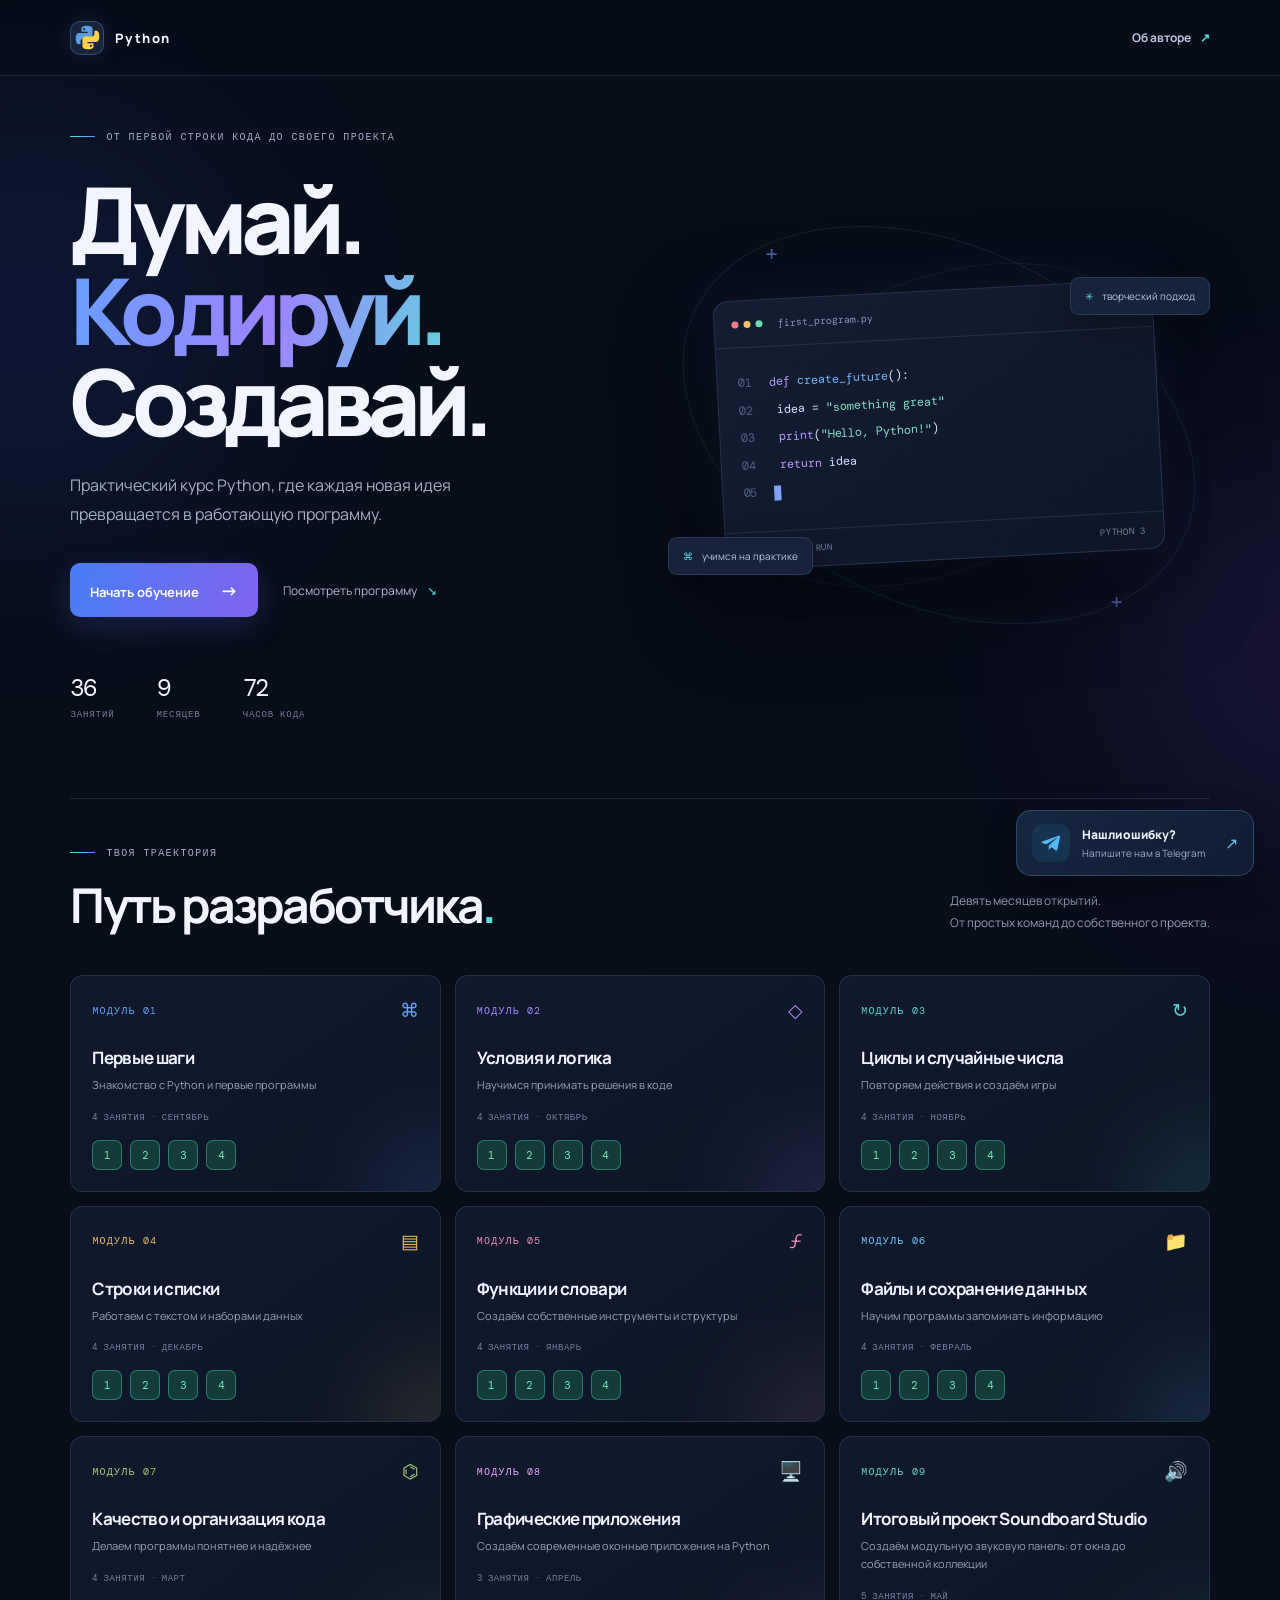
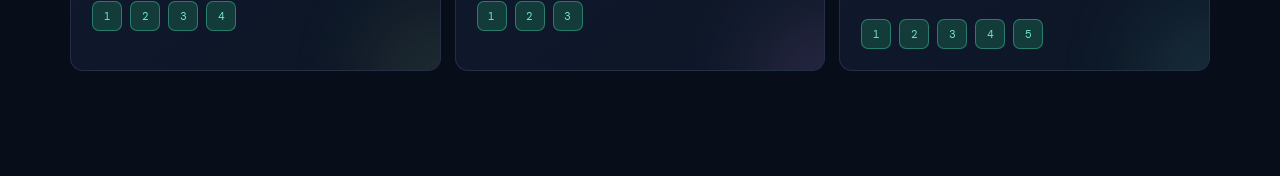
<file: index.html>
<!doctype html>
<html lang="ru">
<head>
  <meta charset="utf-8">
  <meta name="viewport" content="width=device-width, initial-scale=1">
  <meta name="theme-color" content="#080d1a">
  <meta name="description" content="Учебный курс Python для начинающих — 36 практических занятий.">
  <title>Python — курс программирования</title>
  <link rel="preconnect" href="https://fonts.googleapis.com">
  <link rel="preconnect" href="https://fonts.gstatic.com" crossorigin>
  <link href="https://fonts.googleapis.com/css2?family=DM+Mono:wght@400;500&family=Manrope:wght@400;500;600;700;800&display=swap" rel="stylesheet">
  <link rel="icon" type="image/svg+xml" href="data:image/svg+xml,%3Csvg xmlns=%22http://www.w3.org/2000/svg%22 viewBox=%220 0 64 64%22%3E%3Crect x=%228%22 y=%226%22 width=%2240%22 height=%2228%22 rx=%2210%22 fill=%22%235B9DDF%22/%3E%3Crect x=%2216%22 y=%2230%22 width=%2240%22 height=%2228%22 rx=%2210%22 fill=%22%23FFD343%22/%3E%3Ccircle cx=%2238%22 cy=%2217%22 r=%223%22 fill=%22white%22/%3E%3Ccircle cx=%2226%22 cy=%2247%22 r=%223%22 fill=%22white%22/%3E%3C/svg%3E">
  <link rel="stylesheet" href="css/style.css">
</head>
<body>
  <div class="ambient ambient-one"></div><div class="ambient ambient-two"></div>
  <header class="topbar">
    <a class="brand" href="#home" aria-label="Python — главная">
      <span class="brand-mark" aria-hidden="true"><svg viewBox="0 0 32 32" focusable="false"><path fill="#5B9DDF" d="M15.8 2C8.6 2 8.9 5.1 8.9 5.1v4.2h7.1v1.3H6.1S2 10.1 2 17.1s3.6 6.8 3.6 6.8h2.2v-3.1s-.1-3.7 3.6-3.7h7.1s3.5.1 3.5-3.4V5.8S22.5 2 15.8 2Zm-3.9 2.7a1.3 1.3 0 1 1 0 2.6 1.3 1.3 0 0 1 0-2.6Z"/><path fill="#FFD343" d="M16.2 30c7.2 0 6.9-3.1 6.9-3.1v-4.2H16v-1.3h9.9s4.1.5 4.1-6.5-3.6-6.8-3.6-6.8h-2.2v3.1s.1 3.7-3.6 3.7h-7.1S10 14.8 10 18.3v7.9S9.5 30 16.2 30Zm3.9-2.7a1.3 1.3 0 1 1 0-2.6 1.3 1.3 0 0 1 0 2.6Z"/></svg></span><span>Python</span>
    </a>
    <a class="topbar-author-link" href="about.html">Об авторе <span aria-hidden="true">↗</span></a>
  </header>

  <main id="app">
    <section class="hero page-shell" id="home">
      <div class="hero-copy">
        <div class="eyebrow"><span class="eyebrow-line"></span> ОТ ПЕРВОЙ СТРОКИ КОДА ДО СВОЕГО ПРОЕКТА</div>
        <h1>Думай.<br><span class="gradient-text">Кодируй.</span><br>Создавай.</h1>
        <p class="hero-description">Практический курс Python, где каждая новая идея превращается в работающую программу.</p>
        <div class="hero-actions">
          <button class="button button-primary" id="startCourse">Начать обучение <span>→</span></button>
          <a class="text-link" href="#curriculum">Посмотреть программу <span>↘</span></a>
        </div>
        <div class="hero-stats">
          <div><strong>36</strong><span>ЗАНЯТИЙ</span></div><div><strong>9</strong><span>МЕСЯЦЕВ</span></div><div><strong>72</strong><span>ЧАСОВ КОДА</span></div>
        </div>
      </div>
      <div class="hero-visual" aria-hidden="true">
        <div class="orbit orbit-a"></div><div class="orbit orbit-b"></div>
        <div class="code-window">
          <div class="window-bar"><div class="window-dots"><i></i><i></i><i></i></div><span>first_program.py</span><span class="window-language">PY</span></div>
          <div class="code-content"><div><span class="line-no">01</span><span class="code-purple">def</span> <span class="code-blue">create_future</span>():</div><div><span class="line-no">02</span>    idea = <span class="code-green">"something great"</span></div><div><span class="line-no">03</span>    <span class="code-purple">print</span>(<span class="code-green">"Hello, Python!"</span>)</div><div><span class="line-no">04</span>    <span class="code-purple">return</span> idea</div><div class="code-cursor-row"><span class="line-no">05</span><span class="cursor"></span></div></div>
          <div class="window-footer"><span><i></i> READY TO RUN</span><span>PYTHON 3</span></div>
        </div>
        <div class="floating-chip chip-top"><span>✳</span> творческий подход</div>
        <div class="floating-chip chip-bottom"><span>⌘</span> учимся на практике</div>
        <div class="visual-cross cross-one">+</div><div class="visual-cross cross-two">+</div>
      </div>
    </section>

    <section class="curriculum page-shell" id="curriculum">
      <div class="section-heading">
        <div><div class="eyebrow"><span class="eyebrow-line"></span> ТВОЯ ТРАЕКТОРИЯ</div><h2>Путь разработчика<span class="heading-period">.</span></h2></div>
        <p>Девять месяцев открытий.<br>От простых команд до собственного проекта.</p>
      </div>
      <div class="module-grid" id="moduleGrid"></div>
    </section>


  </main>

  <a class="telegram-feedback" href="https://t.me/quscha" target="_blank" rel="noopener noreferrer" aria-label="Сообщить об ошибке в Telegram">
    <span class="telegram-feedback-icon" aria-hidden="true">
      <svg viewBox="0 0 24 24" focusable="false"><path fill="currentColor" d="M21.8 4.2 18.7 19c-.2 1.1-.9 1.4-1.8.9l-4.9-3.6-2.4 2.3c-.3.3-.5.5-1 .5l.4-5 9.1-8.2c.4-.4-.1-.6-.6-.2L6.2 12.8l-4.8-1.5c-1-.3-1-1 .2-1.5L20 3.1c.9-.3 2.1.2 1.8 1.1Z"/></svg>
    </span>
    <span class="telegram-feedback-copy"><strong>Нашли ошибку?</strong><small>Напишите нам в Telegram</small></span>
    <span class="telegram-feedback-arrow" aria-hidden="true">↗</span>
  </a>

  <aside class="course-drawer" id="courseDrawer" aria-hidden="true">
    <div class="drawer-header"><div><span class="eyebrow">НАВИГАЦИЯ</span><h2>Курс Python</h2></div><button class="icon-button" id="closeDrawer" aria-label="Закрыть меню">×</button></div>
    <div class="drawer-content" id="drawerContent"></div>
  </aside>
  <div class="drawer-backdrop" id="drawerBackdrop"></div>

  <section class="lesson-view" id="lessonView" aria-hidden="true">
    <div class="lesson-topbar"><button class="back-button" id="backHome">← <span>К программе</span></button><div class="lesson-crumb" id="lessonCrumb"></div><button class="icon-button lesson-menu-button" id="lessonMenu" aria-label="Открыть меню">☰</button></div>
    <div class="slide-stage" id="slideStage"></div>
    <div class="lesson-controls"><div class="slide-progress"><span id="slideProgress"></span></div><button class="slide-counter slide-counter-button" id="slideCounter" type="button">01 / 01</button><div class="slide-buttons"><button class="nav-button" id="prevSlide" aria-label="Предыдущий слайд">←</button><button class="nav-button nav-next" id="nextSlide" aria-label="Следующий слайд">→</button><button class="nav-button fullscreen-button" id="fullscreen" aria-label="Полноэкранный режим">⛶</button></div></div>
  </section>

  <script src="js/course-data.js"></script>
  <script src="js/navigation.js"></script>
  <script src="js/lessons/lesson-01.js"></script>
  <script src="js/lessons/lesson-02.js"></script>
  <script src="js/lessons/lesson-03.js"></script>
  <script src="js/lessons/lesson-04.js"></script>
  <script src="js/lessons/lesson-05.js"></script>
  <script src="js/lessons/lesson-06.js"></script>
  <script src="js/lessons/lesson-07.js"></script>
  <script src="js/lessons/lesson-08.js"></script>
  <script src="js/lessons/lesson-09.js"></script>
  <script src="js/lessons/lesson-10.js"></script>
  <script src="js/lessons/lesson-11.js"></script>
  <script src="js/lessons/lesson-12.js"></script>
  <script src="js/lessons/lesson-13.js"></script>
  <script src="js/lessons/lesson-14.js"></script>
  <script src="js/lessons/lesson-15.js"></script>
  <script src="js/lessons/lesson-16.js"></script>
  <script src="js/lessons/lesson-17.js"></script>
  <script src="js/lessons/lesson-18.js"></script>
  <script src="js/lessons/lesson-19.js"></script>
  <script src="js/lessons/lesson-20.js"></script>
  <script src="js/lessons/lesson-21.js"></script>
  <script src="js/lessons/lesson-22.js"></script>
  <script src="js/lessons/lesson-23.js"></script>
  <script src="js/lessons/lesson-24.js"></script>
  <script src="js/lessons/lesson-25.js"></script>
  <script src="js/lessons/lesson-26.js"></script>
  <script src="js/lessons/lesson-27.js"></script>
  <script src="js/lessons/lesson-28.js"></script>
  <script src="js/lessons/lesson-29.js"></script>
  <script src="js/lessons/lesson-30.js"></script>
  <script src="js/lessons/lesson-31.js"></script>
  <script src="js/lessons/lesson-32.js"></script>
  <script src="js/lessons/lesson-33.js"></script>
  <script src="js/lessons/lesson-34.js"></script>
  <script src="js/lessons/lesson-35.js"></script>
  <script src="js/lessons/lesson-36.js"></script>
  <script src="js/presentation.js"></script>
  <script src="js/app.js"></script>
</body>
</html>
</file>
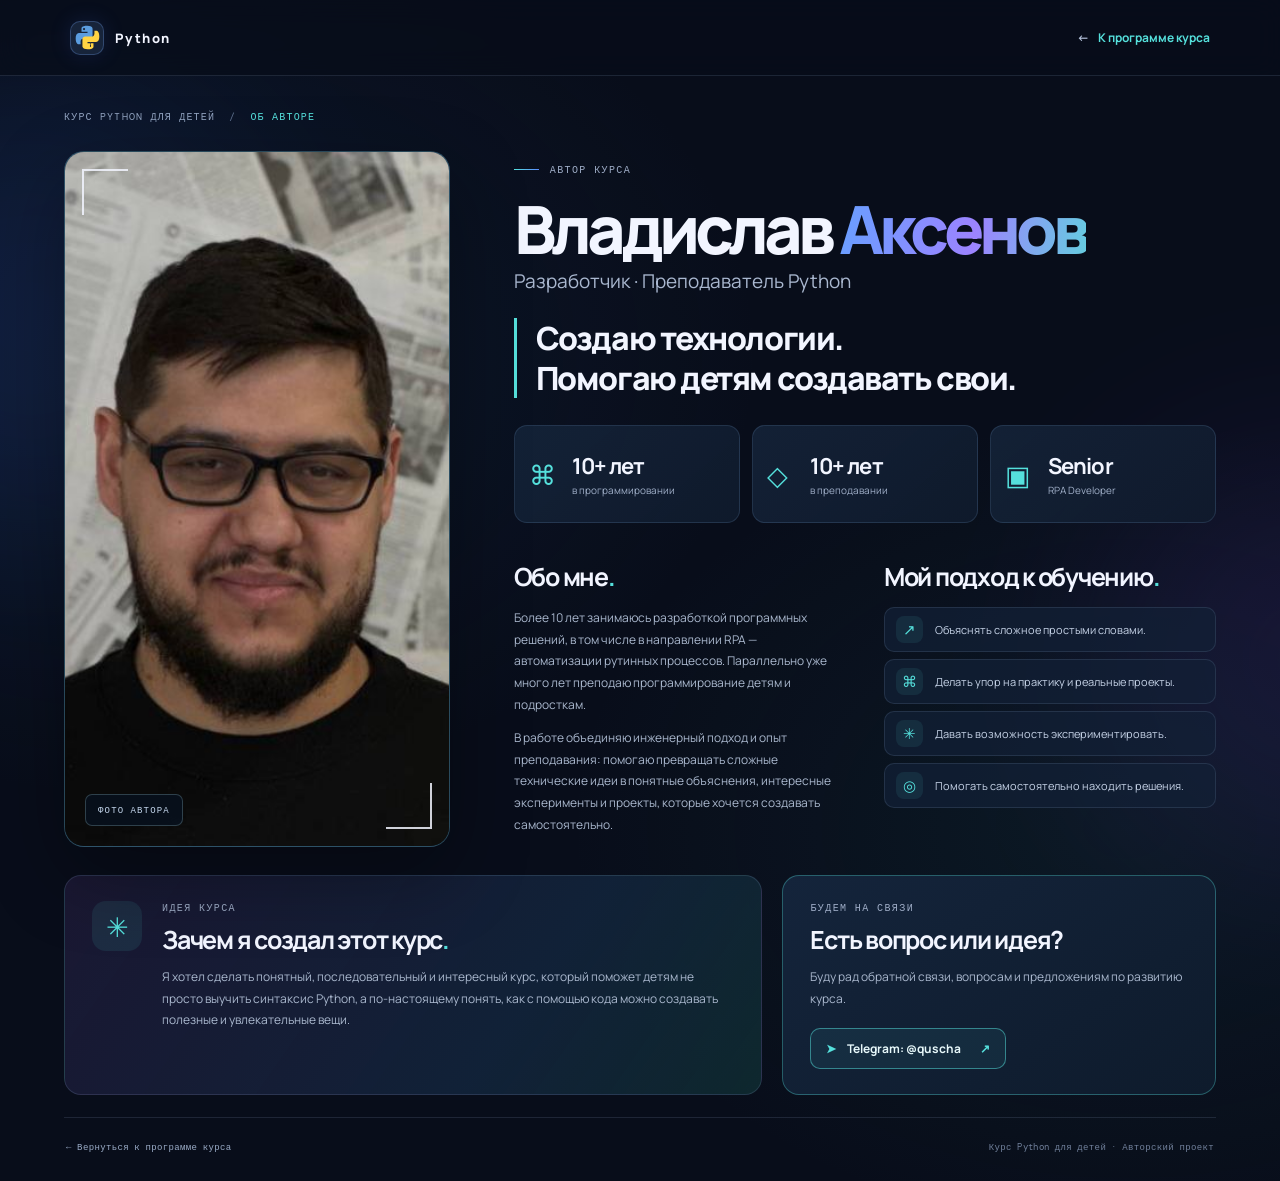
<file: about.html>
<!doctype html>
<html lang="ru">
<head>
  <meta charset="utf-8">
  <meta name="viewport" content="width=device-width, initial-scale=1">
  <meta name="theme-color" content="#080d1a">
  <meta name="description" content="Владислав Аксенов — автор практического курса Python для детей. Разработчик и преподаватель.">
  <title>Об авторе — курс Python для детей</title>
  <link rel="preconnect" href="https://fonts.googleapis.com">
  <link rel="preconnect" href="https://fonts.gstatic.com" crossorigin>
  <link href="https://fonts.googleapis.com/css2?family=DM+Mono:wght@400;500&family=Manrope:wght@400;500;600;700;800&display=swap" rel="stylesheet">
  <link rel="stylesheet" href="css/style.css">
  <link rel="stylesheet" href="css/author.css">
</head>
<body class="author-page">
  <div class="ambient ambient-one"></div><div class="ambient ambient-two"></div>
  <header class="topbar author-topbar">
    <a class="brand" href="index.html" aria-label="На главную курса Python">
      <span class="brand-mark" aria-hidden="true"><svg viewBox="0 0 32 32" focusable="false"><path fill="#5B9DDF" d="M15.8 2C8.6 2 8.9 5.1 8.9 5.1v4.2h7.1v1.3H6.1S2 10.1 2 17.1s3.6 6.8 3.6 6.8h2.2v-3.1s-.1-3.7 3.6-3.7h7.1s3.5.1 3.5-3.4V5.8S22.5 2 15.8 2Zm-3.9 2.7a1.3 1.3 0 1 1 0 2.6 1.3 1.3 0 0 1 0-2.6Z"/><path fill="#FFD343" d="M16.2 30c7.2 0 6.9-3.1 6.9-3.1v-4.2H16v-1.3h9.9s4.1.5 4.1-6.5-3.6-6.8-3.6-6.8h-2.2v3.1s.1 3.7-3.6 3.7h-7.1S10 14.8 10 18.3v7.9S9.5 30 16.2 30Zm3.9-2.7a1.3 1.3 0 1 1 0-2.6 1.3 1.3 0 0 1 0-2.6Z"/></svg></span><span>Python</span>
    </a>
    <a class="topbar-author-link" href="index.html">← <span>К программе курса</span></a>
  </header>

  <main class="author-shell">
    <div class="author-breadcrumb"><a href="index.html">КУРС PYTHON ДЛЯ ДЕТЕЙ</a><span>/</span><span>ОБ АВТОРЕ</span></div>

    <section class="author-hero" aria-labelledby="author-name">
      <div class="author-photo-wrap">
        <img class="author-photo" src="assets/author-photo.jpg" alt="Иллюстративный портрет — временная заглушка фотографии автора">
        <div class="photo-corner photo-corner-top"></div><div class="photo-corner photo-corner-bottom"></div>
        <span class="photo-note">ФОТО АВТОРА</span>
      </div>

      <div class="author-intro">
        <div class="eyebrow"><span class="eyebrow-line"></span> АВТОР КУРСА</div>
        <h1 id="author-name">Владислав <span class="gradient-text">Аксенов</span></h1>
        <p class="author-role">Разработчик · Преподаватель Python</p>
        <p class="author-manifesto">Создаю технологии.<br>Помогаю детям создавать свои.</p>

        <div class="author-stats" aria-label="Опыт и специализация">
          <article class="author-stat"><span class="stat-icon" aria-hidden="true">⌘</span><strong>10+ лет</strong><small>в программировании</small></article>
          <article class="author-stat"><span class="stat-icon" aria-hidden="true">◇</span><strong>10+ лет</strong><small>в преподавании</small></article>
          <article class="author-stat"><span class="stat-icon" aria-hidden="true">▣</span><strong>Senior</strong><small>RPA Developer</small></article>
        </div>

        <div class="author-details">
          <section class="author-about">
            <h2>Обо мне<span>.</span></h2>
            <p>Более 10 лет занимаюсь разработкой программных решений, в том числе в направлении RPA — автоматизации рутинных процессов. Параллельно уже много лет преподаю программирование детям и подросткам.</p>
            <p>В работе объединяю инженерный подход и опыт преподавания: помогаю превращать сложные технические идеи в понятные объяснения, интересные эксперименты и проекты, которые хочется создавать самостоятельно.</p>
          </section>
          <section class="author-approach">
            <h2>Мой подход к обучению<span>.</span></h2>
            <ul class="approach-list">
              <li><span>↗</span> Объяснять сложное простыми словами.</li>
              <li><span>⌘</span> Делать упор на практику и реальные проекты.</li>
              <li><span>✳</span> Давать возможность экспериментировать.</li>
              <li><span>◎</span> Помогать самостоятельно находить решения.</li>
            </ul>
          </section>
        </div>
      </div>
    </section>

    <section class="author-bottom">
      <article class="author-mission">
        <div class="mission-mark" aria-hidden="true">✳</div>
        <div><div class="eyebrow">ИДЕЯ КУРСА</div><h2>Зачем я создал этот курс<span>.</span></h2>
          <p>Я хотел сделать понятный, последовательный и интересный курс, который поможет детям не просто выучить синтаксис Python, а по-настоящему понять, как с помощью кода можно создавать полезные и увлекательные вещи.</p>
        </div>
      </article>
      <article class="author-contact">
        <div class="eyebrow">БУДЕМ НА СВЯЗИ</div><h2>Есть вопрос или идея?</h2>
        <p>Буду рад обратной связи, вопросам и предложениям по развитию курса.</p>
        <a class="author-telegram" href="https://t.me/quscha" target="_blank" rel="noopener noreferrer"><span aria-hidden="true">➤</span> Telegram: @quscha <span class="telegram-arrow" aria-hidden="true">↗</span></a>
      </article>
    </section>
    <footer class="author-footer"><a href="index.html">← Вернуться к программе курса</a><span>Курс Python для детей · Авторский проект</span></footer>
  </main>
</body>
</html>
</file>
<file: css/style.css>
:root{--bg:#080d1a;--panel:#10182a;--panel-2:#131e33;--text:#f2f5ff;--muted:#929db4;--blue:#5a8cff;--cyan:#55e0dc;--purple:#a28aff;--line:rgba(160,181,225,.14);--mono:"DM Mono",monospace;--sans:"Manrope",sans-serif}
*{box-sizing:border-box}html{scroll-behavior:smooth}body{margin:0;background:var(--bg);color:var(--text);font-family:var(--sans);overflow-x:hidden}button,a{font:inherit}button{color:inherit}.ambient{position:absolute;pointer-events:none;border-radius:50%;filter:blur(100px);opacity:.13;z-index:-1}.ambient-one{width:460px;height:460px;background:#315bce;top:90px;left:-200px}.ambient-two{width:420px;height:420px;background:#713cce;top:450px;right:-240px}
.topbar{height:76px;padding:0 5.5vw;border-bottom:1px solid var(--line);display:flex;align-items:center;justify-content:space-between;position:relative;z-index:5;background:rgba(8,13,26,.72);backdrop-filter:blur(14px)}.brand{display:flex;gap:11px;align-items:center;text-decoration:none;color:var(--text);font-weight:800;letter-spacing:.12em;font-size:13px}.brand-mark{display:grid;place-items:center;width:34px;height:34px;border-radius:10px;background:#17243a;border:1px solid #6f9de94d;box-shadow:0 0 22px #557eff22}.brand-mark svg{display:block;width:27px;height:27px}.topbar-meta,.eyebrow,.progress-label{font:10px var(--mono);letter-spacing:.14em;color:#8e9bb5}.status-dot,.window-footer i{display:inline-block;width:6px;height:6px;border-radius:50%;background:var(--cyan);box-shadow:0 0 10px var(--cyan);margin-right:9px}.meta-divider{margin:0 14px;color:#4a5773}.icon-button{border:1px solid var(--line);background:#111a2c;border-radius:10px;width:40px;height:40px;font-size:19px;cursor:pointer}.menu-toggle{display:none}
.page-shell{width:min(1180px,89vw);margin:auto}.hero{min-height:625px;display:grid;grid-template-columns:1fr 1fr;align-items:center;gap:55px;padding-top:54px;padding-bottom:78px}.eyebrow{display:flex;align-items:center;gap:11px;color:#9eacc6}.eyebrow-line{width:25px;height:1px;background:linear-gradient(90deg,var(--cyan),var(--blue))}.hero h1{font-size:clamp(58px,7.2vw,96px);line-height:.99;letter-spacing:-.075em;margin:31px 0 23px;font-weight:800}.gradient-text{background:linear-gradient(100deg,#6b9dff 5%,#9c83ff 55%,#58ded8 110%);-webkit-background-clip:text;background-clip:text;color:transparent}.hero-description{max-width:425px;color:#a5b0c5;font-size:16px;line-height:1.8}.hero-actions{display:flex;align-items:center;gap:25px;margin-top:35px}.button{border:0;border-radius:10px;padding:15px 20px;font-size:13px;font-weight:700;cursor:pointer;transition:transform .2s,box-shadow .2s}.button:hover{transform:translateY(-2px)}.button-primary{background:linear-gradient(110deg,#477df5,#8164ed);box-shadow:0 9px 30px #5b74ee35;color:white}.button-primary span{font-size:18px;margin-left:18px}.text-link{font-size:12px;color:#aebad0;text-decoration:none}.text-link span{margin-left:8px;color:var(--cyan)}.hero-stats{display:flex;gap:42px;margin-top:55px}.hero-stats div{display:flex;flex-direction:column;gap:5px}.hero-stats strong{font:24px var(--mono);letter-spacing:-.06em}.hero-stats span{font:9px var(--mono);letter-spacing:.1em;color:#71809d}
.hero-visual{height:440px;position:relative;display:grid;place-items:center}.orbit{position:absolute;border:1px solid #8aa7ff16;border-radius:50%;transform:rotate(-24deg)}.orbit-a{width:460px;height:290px}.orbit-b{width:540px;height:360px;transform:rotate(25deg);border-color:#5ce2d51a}.code-window{position:relative;z-index:2;width:min(440px,100%);border:1px solid #94b2f32b;border-radius:15px;background:linear-gradient(145deg,#151f35ed,#0e1728f5);box-shadow:0 30px 90px #0008,0 0 55px #4977e51b;transform:rotate(-3deg)}.window-bar{height:47px;border-bottom:1px solid var(--line);display:flex;align-items:center;padding:0 17px;gap:15px;color:#8796b3;font:10px var(--mono)}.window-dots{display:flex;gap:5px}.window-dots i{width:7px;height:7px;border-radius:50%;background:#52617c}.window-dots i:first-child{background:#f17d8c}.window-dots i:nth-child(2){background:#f3c36b}.window-dots i:nth-child(3){background:#6bd8b1}.window-language{margin-left:auto;color:#668bff}.code-content{padding:22px 20px 25px;font:12px/2.3 var(--mono);color:#d9e4ff}.line-no{display:inline-block;width:31px;color:#53627f}.code-purple{color:#ba9cff}.code-blue{color:#72b7ff}.code-green{color:#85dfc6}.code-cursor-row{height:27px}.cursor{display:inline-block;width:7px;height:15px;background:#80a3ff;vertical-align:middle;animation:blink 1s steps(2) infinite}.window-footer{border-top:1px solid var(--line);padding:12px 18px;display:flex;justify-content:space-between;color:#71819d;font:9px var(--mono);letter-spacing:.08em}.window-footer i{width:5px;height:5px}.floating-chip{position:absolute;z-index:3;background:#17233a;border:1px solid #90a9e52b;border-radius:9px;padding:11px 14px;color:#b7c5df;font-size:10px;box-shadow:0 10px 35px #0005}.floating-chip span{color:var(--cyan);margin-right:7px}.chip-top{top:72px;right:0}.chip-bottom{bottom:70px;left:0}.visual-cross{position:absolute;color:#5f82dd;font:22px var(--mono);opacity:.7}.cross-one{top:35px;left:18%}.cross-two{bottom:28px;right:16%}@keyframes blink{50%{opacity:0}}
.curriculum{padding:47px 0 105px;border-top:1px solid var(--line)}.section-heading{display:flex;justify-content:space-between;align-items:end;margin-bottom:38px}.section-heading h2{font-size:clamp(32px,4vw,48px);letter-spacing:-.06em;margin:13px 0 0}.heading-period{color:var(--cyan)}.section-heading>p{font-size:12px;line-height:1.8;color:var(--muted);margin:0 0 4px}.progress-overview{display:grid;grid-template-columns:145px 1fr auto;gap:25px;align-items:center;padding:18px 20px;background:#10192a9c;border:1px solid var(--line);border-radius:12px;margin-bottom:24px}.progress-overview>div:first-child{display:flex;flex-direction:column;gap:6px}.progress-overview strong{font:23px var(--mono)}.progress-overview small{font:10px var(--sans);color:var(--muted)}.progress-track{height:4px;border-radius:10px;background:#27334b;overflow:hidden}.progress-track span{display:block;height:100%;background:linear-gradient(90deg,var(--blue),var(--cyan))}.progress-caption{color:#8290aa;font:10px var(--mono)}.module-grid{display:grid;grid-template-columns:repeat(3,1fr);gap:14px}.module-card{position:relative;min-height:202px;padding:21px;background:linear-gradient(145deg,#121d31d9,#0e1728e8);border:1px solid var(--line);border-radius:13px;text-align:left;cursor:pointer;transition:transform .2s,border-color .2s,background .2s;overflow:hidden}.module-card:hover{transform:translateY(-4px);border-color:#678ff35e;background:#17243b}.module-card:before{content:"";position:absolute;width:130px;height:130px;right:-65px;bottom:-75px;border-radius:50%;background:var(--accent);filter:blur(48px);opacity:.17}.module-top{display:flex;justify-content:space-between;align-items:center}.module-number{font:10px var(--mono);color:var(--accent);letter-spacing:.12em}.module-icon{font-size:19px;color:var(--accent)}.module-card h3{font-size:17px;letter-spacing:-.04em;margin:23px 0 7px}.module-card p{font-size:11px;color:#96a3ba;margin:0;line-height:1.6}.module-bottom{display:flex;justify-content:space-between;align-items:center;margin-top:21px;color:#71819d;font:9px var(--mono);letter-spacing:.06em}.module-arrow{color:var(--accent);font-size:16px}

.course-drawer{position:fixed;z-index:20;top:0;right:0;height:100dvh;width:min(430px,92vw);background:#0e1728;border-left:1px solid var(--line);transform:translateX(105%);transition:transform .28s ease;padding:27px;overflow:auto}.course-drawer.open{transform:translateX(0)}.drawer-header{display:flex;justify-content:space-between;align-items:center;padding-bottom:22px;border-bottom:1px solid var(--line)}.drawer-header h2{margin:8px 0 0;font-size:23px}.drawer-backdrop{position:fixed;inset:0;background:#030712b8;backdrop-filter:blur(3px);z-index:19;opacity:0;pointer-events:none;transition:opacity .25s}.drawer-backdrop.open{opacity:1;pointer-events:auto}.drawer-module{padding:19px 0;border-bottom:1px solid var(--line)}.drawer-module-title{display:flex;justify-content:space-between;color:#aab8d1;font-size:12px;font-weight:700;margin-bottom:12px}.drawer-lesson{width:100%;display:flex;align-items:center;gap:12px;text-align:left;border:0;background:transparent;color:#98a6bf;padding:9px 8px;border-radius:7px;font-size:11px;cursor:pointer}.drawer-lesson:hover{background:#1a2942;color:white}.drawer-lesson span:first-child{font:10px var(--mono);color:#7285aa}.drawer-lesson.current{color:white;background:#202e4a}.drawer-lesson .lesson-state{margin-left:auto;color:#71819d;font:9px var(--mono)}
.lesson-view{display:none;position:fixed;inset:0;z-index:10;background:radial-gradient(ellipse at 75% 18%,#26356a45,transparent 42%),#080d1a}.lesson-view.active{display:flex;flex-direction:column}.lesson-topbar{height:70px;flex-shrink:0;padding:0 4vw;border-bottom:1px solid var(--line);display:flex;align-items:center;justify-content:space-between}.back-button{border:0;background:none;color:#aab8d0;font-size:12px;cursor:pointer}.back-button span{margin-left:8px}.lesson-crumb{font:10px var(--mono);color:#8190ac;letter-spacing:.06em}.slide-stage{width:min(1060px,86vw);margin:auto;flex:1;min-height:0;display:flex;align-items:flex-start;padding:45px 0;overflow-y:auto;overscroll-behavior:contain}.slide-content{width:100%;margin:auto 0;animation:slideIn .35s ease}.slide-kicker{font:10px var(--mono);letter-spacing:.15em;color:var(--cyan);text-transform:uppercase;margin-bottom:22px}.slide-title{font-size:clamp(38px,6vw,72px);letter-spacing:-.065em;line-height:1.08;margin:0 0 22px;max-width:900px}.slide-lead{font-size:clamp(15px,2vw,20px);line-height:1.7;color:#aab8cf;max-width:720px}.slide-note{margin-top:34px;padding:16px 19px;border-left:2px solid var(--cyan);background:#142139;border-radius:0 9px 9px 0;color:#b8c7df;font-size:13px;max-width:700px}.slide-columns{display:grid;grid-template-columns:1fr 1fr;gap:20px;margin-top:35px}.slide-panel{padding:23px;border:1px solid var(--line);border-radius:12px;background:#101a2d}.slide-panel h3{font-size:15px;margin:0 0 11px}.slide-panel p{font-size:13px;line-height:1.7;color:#a4b1c9;margin:0}.placeholder-label{display:inline-flex;padding:7px 10px;border:1px solid #a28aff55;background:#a28aff12;color:#c1aeff;border-radius:6px;font:9px var(--mono);letter-spacing:.08em;margin-bottom:20px}.lesson-controls{height:75px;flex-shrink:0;border-top:1px solid var(--line);display:flex;align-items:center;padding:0 4vw;gap:22px}.slide-progress{height:3px;background:#26334c;flex:1;border-radius:5px;overflow:hidden}.slide-progress span{display:block;height:100%;width:0;background:linear-gradient(90deg,var(--blue),var(--cyan));transition:width .25s}.slide-counter{font:10px var(--mono);color:#8493ae;white-space:nowrap}.slide-buttons{display:flex;gap:8px}.nav-button{width:38px;height:38px;border:1px solid var(--line);background:#121d30;border-radius:9px;font-size:17px;cursor:pointer}.nav-button:disabled{opacity:.3;cursor:default}.nav-next{background:#5a78e5;border-color:#5a78e5}.fullscreen-button{margin-left:9px;color:#aab9d2}
@keyframes slideIn{from{opacity:0;transform:translateY(10px)}to{opacity:1;transform:translateY(0)}}
@media(max-width:850px){.hero{gap:20px;grid-template-columns:1fr 1fr}.hero h1{font-size:70px}.hero-visual{transform:scale(.9)}.module-grid{grid-template-columns:repeat(2,1fr)}.topbar{padding:0 5vw}}
@media(max-width:620px){.topbar{height:65px}.topbar-meta{display:none}.menu-toggle{display:block}.page-shell{width:88vw}.hero{grid-template-columns:1fr;padding-top:65px;padding-bottom:55px;gap:5px}.hero h1{font-size:clamp(62px,17vw,88px);margin-top:25px}.hero-description{font-size:14px}.hero-actions{gap:16px;flex-wrap:wrap}.hero-stats{margin-top:40px;gap:35px}.hero-visual{height:330px;margin:0 -12px;transform:scale(.86)}.chip-top{right:0}.chip-bottom{left:0}.curriculum{padding-top:35px}.section-heading{display:block}.section-heading>p{margin-top:15px}.progress-overview{grid-template-columns:1fr auto;gap:12px}.progress-track{grid-column:1/-1;grid-row:2}.progress-caption{font-size:9px}.module-grid{grid-template-columns:1fr;gap:10px}.module-card{min-height:170px}.lesson-topbar{height:60px;padding:0 5vw}.lesson-crumb{display:none}.slide-stage{width:88vw;padding:25px 0}.slide-title{font-size:42px}.slide-columns{grid-template-columns:1fr;gap:10px}.lesson-controls{height:65px;padding:0 5vw;gap:12px}.fullscreen-button{display:none}.slide-counter{font-size:9px}.slide-buttons{gap:5px}.nav-button{width:35px;height:35px}.slide-lead{font-size:15px}}
@media(prefers-reduced-motion:reduce){*,*:before,*:after{scroll-behavior:auto!important;animation-duration:.01ms!important;transition-duration:.01ms!important}}
/* Lesson content components */
.code-example,.code-output{max-width:780px;margin-top:24px;border:1px solid #819bd52c;border-radius:12px;overflow:hidden;background:#0d1627;box-shadow:0 14px 40px #0003}
.code-caption,.output-caption{padding:10px 16px;border-bottom:1px solid var(--line);font:9px var(--mono);letter-spacing:.13em;color:#8496b8;background:#111d31}
.code-pre,.output-pre{margin:0;padding:20px 22px;white-space:pre-wrap;overflow-wrap:anywhere;font:clamp(12px,1.4vw,15px)/1.85 var(--mono);color:#a9d8ff}
.code-output{max-width:780px;margin-top:12px;background:#0c1c20;border-color:#5bd9c52b}
.output-caption{background:#102329;color:#70dcca}
.output-pre{color:#a8e8d9}
.slide-checklist{list-style:none;padding:0;margin:28px 0 0;display:grid;gap:12px;max-width:760px}
.slide-checklist li{position:relative;padding:13px 16px 13px 43px;border:1px solid var(--line);border-radius:9px;background:#111c30;color:#b8c5dc;font-size:13px;line-height:1.55}
.slide-checklist li:before{content:"✓";position:absolute;left:16px;color:var(--cyan);font-weight:800}
.reveal-area{display:grid;gap:9px;margin-top:22px;max-width:780px}
.reveal-item{display:flex;gap:13px;align-items:flex-start;padding:13px 16px;border:1px solid #5c9ce83b;border-radius:9px;background:#14243b;animation:slideIn .25s ease}
.reveal-number{font:10px var(--mono);color:var(--cyan);padding-top:3px}
.reveal-item p{margin:0;color:#d0dcf1;font-size:13px;line-height:1.6}
.reveal-hint{padding:10px 13px;color:#8192b2;font:9px var(--mono);letter-spacing:.12em}
@media(max-width:620px){.code-pre,.output-pre{padding:15px;font-size:12px}.slide-checklist li{font-size:12px}.slide-panel{padding:17px}}

/* Keep slide transitions separate from progressive answer reveals. */
.slide-content{animation:none}
.slide-content.slide-enter{animation:slideIn .35s ease}
.reveal-item{animation:revealIn .25s ease both}
@keyframes revealIn{from{opacity:0;transform:translateY(7px)}to{opacity:1;transform:translateY(0)}}
/* Hide the scrollbar in the lesson viewport on desktop and mobile, while keeping scrolling. */
.slide-stage{scrollbar-width:none;-ms-overflow-style:none}
.slide-stage::-webkit-scrollbar{display:none;width:0;height:0}


/* Floating Telegram feedback link */
.telegram-feedback{position:fixed;right:26px;bottom:24px;z-index:8;display:flex;align-items:center;gap:12px;min-width:238px;padding:13px 15px;border:1px solid #5b9ddf55;border-radius:15px;background:linear-gradient(135deg,#172943f5,#111d32f5);box-shadow:0 12px 34px #0005;color:#edf5ff;text-decoration:none;backdrop-filter:blur(12px);transition:transform .2s ease,border-color .2s ease,box-shadow .2s ease}
.telegram-feedback:hover{transform:translateY(-3px);border-color:#5b9dDF;box-shadow:0 16px 38px #0007}
.telegram-feedback-icon{width:38px;height:38px;flex:0 0 38px;display:grid;place-items:center;border-radius:11px;background:#229ed91f;color:#54b9f5}
.telegram-feedback-icon svg{width:21px;height:21px}
.telegram-feedback-copy{display:grid;gap:3px;flex:1}
.telegram-feedback-copy strong{font-size:12px;font-weight:800;letter-spacing:-.01em}
.telegram-feedback-copy small{font-size:10px;color:#9eafca}
.telegram-feedback-arrow{font-size:16px;color:#70bff1}
@media(max-width:620px){.telegram-feedback{right:14px;bottom:14px;min-width:0;padding:10px 12px;gap:9px;border-radius:13px}.telegram-feedback-icon{width:34px;height:34px;flex-basis:34px}.telegram-feedback-copy strong{font-size:11px}.telegram-feedback-copy small{font-size:9px}}
@media(prefers-reduced-motion:reduce){.telegram-feedback{transition:none}}


/* Simple variable-as-a-labeled-box illustration */
.variable-diagram-wrap{max-width:640px;margin:26px 0 8px;padding:20px 22px;border:1px solid #6d91d633;border-radius:14px;background:linear-gradient(135deg,#14243b,#101a2c)}
.variable-diagram{display:grid;grid-template-columns:1fr 42px 1fr;align-items:end;gap:10px}
.variable-diagram-column{display:grid;gap:9px}
.variable-diagram-label{font:9px var(--mono);letter-spacing:.1em;color:#91a5c5;text-align:center}
.variable-diagram-box{min-height:74px;display:grid;place-items:center;border-radius:11px;font:600 23px var(--mono)}
.variable-name{border:1px solid #6ba8ef77;background:#24466a;color:#b8dcff}
.variable-value{border:1px solid #e7bd5b77;background:#514126;color:#ffe4a1}
.variable-diagram-arrow{align-self:center;text-align:center;color:#8fa7ca;font-size:25px;padding-bottom:7px}
.variable-diagram-caption{margin-top:13px;text-align:center;color:#aabbd4;font:11px var(--mono)}
@media(max-width:620px){.variable-diagram-wrap{padding:15px}.variable-diagram{grid-template-columns:1fr 28px 1fr}.variable-diagram-box{min-height:60px;font-size:19px}.variable-diagram-caption{font-size:9px}}


/* Interactive variable playground — site's dark glass/code visual style */
.variable-lab{width:min(760px,100%);margin:28px 0 10px;padding:18px;border:1px solid #91a9e52b;border-radius:16px;background:linear-gradient(145deg,#121e3eef,#0d1728f5);box-shadow:0 18px 50px #0004}
.variable-lab-tabs{display:flex;flex-wrap:wrap;gap:8px;margin-bottom:16px}
.variable-lab-tab{padding:8px 13px;border:1px solid var(--line);border-radius:8px;background:#101a2d;color:#91a2bf;font:11px var(--mono);cursor:pointer}
.variable-lab-tab.is-active{border-color:#5a8cff88;background:#26385b;color:#dce7ff;box-shadow:0 0 18px #557eff20}
.variable-lab-main{display:grid;grid-template-columns:1fr 1fr;gap:12px;align-items:stretch}
.variable-lab-box{min-height:145px;border:1px solid #6c8fc64a;border-radius:12px;background:linear-gradient(145deg,#1a2b46,#142139);overflow:hidden;transition:border-color .2s,transform .2s}
.variable-lab-box.is-over{border-color:var(--cyan);transform:scale(1.015)}
.variable-lab-box-head{display:flex;align-items:center;justify-content:space-between;padding:11px 13px;border-bottom:1px solid #91a9e522}
.variable-lab-box-name{font:600 13px var(--mono);color:#a9c6ff}
.variable-lab-box-tag,.variable-lab-choices-label,.variable-lab-code-label{font:9px var(--mono);letter-spacing:.1em;color:#7789a8}
.variable-lab-box-body{min-height:76px;display:grid;place-items:center;padding:12px}
.variable-lab-value{padding:12px 18px;border:1px solid #70d9ce55;border-radius:10px;background:linear-gradient(135deg,#183e49,#1c3449);color:#a8f0e2;font:600 17px var(--mono);cursor:grab;box-shadow:0 8px 22px #0003;transition:transform .18s,border-color .18s}
.variable-lab-value:hover{transform:translateY(-2px);border-color:#70d9ce}
.variable-lab-value:active{cursor:grabbing}
.variable-lab-empty{color:#71829f;font-size:12px}
.variable-lab-hint{padding:0 12px 12px;text-align:center;color:#8293b0;font-size:10px}
.variable-lab-side{display:flex}
.variable-lab-drop{display:grid;place-items:center;min-height:145px;width:100%;padding:16px;border:1px dashed #6b83aa66;border-radius:12px;background:#101a2a;color:#7f91ae;text-align:center;font-size:11px;transition:border-color .2s,background .2s}
.variable-lab-drop.is-ready{border-color:#5a8cff88;background:#172641;color:#a9c6ff}
.variable-lab-drop.is-over{border-color:var(--cyan);background:#16313a;color:#b6f5e9}
.variable-lab-choices-label{margin:18px 0 9px}
.variable-lab-choices{display:flex;flex-wrap:wrap;gap:7px}
.variable-lab-chip{padding:7px 10px;border:1px solid #91a9e52b;border-radius:7px;background:#16243a;color:#b6c7e4;font:10px var(--mono);cursor:pointer}
.variable-lab-chip:hover{border-color:#5a8cff88;background:#203252}
.variable-lab-code{margin-top:16px;padding:13px 15px;border:1px solid #55e0dc2e;border-radius:10px;background:#091321}
.variable-lab-code-label{margin-bottom:8px;color:#6e9b9b}
.variable-lab-code-line{color:#8de6d3;font:14px var(--mono);overflow-wrap:anywhere}
.variable-lab-actions{display:flex;flex-wrap:wrap;gap:8px;margin-top:12px}
.variable-lab-action,.variable-lab-reset{padding:9px 12px;border:1px solid #91a9e533;border-radius:8px;background:#17243a;color:#c0cee6;font-size:10px;cursor:pointer}
.variable-lab-action:hover,.variable-lab-reset:hover{border-color:#6b94e8}
.variable-lab-action:disabled{opacity:.35;cursor:default}
.variable-lab-reset{margin-left:auto;color:#92a1bb}
@media(max-width:620px){.variable-lab{padding:13px}.variable-lab-main{grid-template-columns:1fr}.variable-lab-box,.variable-lab-drop{min-height:112px}.variable-lab-reset{margin-left:0}}

/* Выбор конкретного занятия внутри карточки модуля */
.module-entry{min-width:0}
.module-card.is-expanded{border-color:var(--accent);border-radius:13px 13px 0 0;transform:none}
.module-card.is-expanded .module-arrow{transform:rotate(45deg)}
.module-arrow{transition:transform .2s}
.module-lessons{padding:8px 10px 10px;background:#0d1729;border:1px solid var(--line);border-top:0;border-radius:0 0 13px 13px}
.module-lessons[hidden]{display:none}
.module-lesson{display:flex;align-items:center;gap:9px;width:100%;padding:10px 7px;border:0;border-radius:7px;background:transparent;color:#aab8cf;text-align:left;font:11px var(--sans);cursor:pointer}
.module-lesson:hover{background:#1a2942;color:#fff}
.module-lesson-number{flex:0 0 22px;color:#7185aa;font:10px var(--mono)}
.module-lesson-name{flex:1;line-height:1.45}
.module-lesson-status{color:#71819d;font:9px var(--mono);white-space:nowrap}
.module-lesson-status.is-ready,.drawer-lesson.is-ready .lesson-state{color:#67d9bd}
.drawer-lesson.is-ready .lesson-state{font-weight:700}

/* Компактные индикаторы занятий прямо в карточке модуля */
.module-grid{align-items:stretch}
.module-entry{min-width:0;height:100%}
.module-card{display:block;width:100%;height:100%;min-height:202px;cursor:default}
.module-lesson-squares{display:flex;gap:8px;margin-top:17px}
.module-lesson-square{display:grid;place-items:center;width:30px;height:30px;padding:0;border:1px solid #66738a55;border-radius:7px;background:#202b3d;color:#8491a7;font:11px var(--mono);cursor:not-allowed;opacity:.8}
.module-lesson-square.is-ready{border-color:#42c9a477;background:#123b39;color:#75e4c5;cursor:pointer;opacity:1;transition:transform .18s,border-color .18s,background .18s}
.module-lesson-square.is-ready:hover{transform:translateY(-2px);border-color:#70e8c8;background:#185047}
.module-lesson-square:focus-visible{outline:2px solid var(--cyan);outline-offset:3px}
.module-card .module-bottom{margin-top:17px}
.module-arrow{display:none}


/* Mobile layout fixes: keep every element inside the viewport and make slides scroll naturally. */
@media(max-width:620px){
  html,body{width:100%;max-width:100%;overflow-x:clip}
  .page-shell{width:calc(100% - 32px);max-width:100%}
  .hero-visual{max-width:100%;overflow:visible}
  .module-grid,.module-entry,.module-card{min-width:0;max-width:100%}
  .lesson-view{width:100%;max-width:100%;overflow:hidden}
  .lesson-topbar{width:100%;min-width:0}
  .slide-stage{
    width:calc(100% - 32px);
    max-width:100%;
    margin:0 auto;
    padding:22px 0 28px;
    align-items:safe center;
    overflow-x:hidden;
    overflow-y:auto;
  }
  .slide-content{width:100%;min-width:0;flex:0 0 auto}
  .slide-kicker{font-size:9px;letter-spacing:.1em;line-height:1.5;margin-bottom:14px}
  .slide-title{font-size:clamp(29px,8vw,39px);line-height:1.12;letter-spacing:-.055em;margin-bottom:15px;overflow-wrap:anywhere}
  .slide-lead{font-size:14px;line-height:1.6;overflow-wrap:anywhere}
  .slide-note{margin-top:20px;padding:13px 14px;font-size:12px;line-height:1.55}
  .slide-columns{margin-top:20px}
  .code-example,.code-output{max-width:100%;width:100%;margin-top:17px}
  .code-pre,.output-pre{white-space:pre-wrap;overflow-wrap:anywhere;word-break:normal;font-size:11px;line-height:1.65;padding:12px}
  .slide-checklist{margin-top:18px;gap:8px}
  .slide-checklist li{padding:11px 12px 11px 36px;font-size:11px}
  .slide-checklist li:before{left:12px}
  .reveal-area{margin-top:16px;gap:7px}
  .reveal-item{padding:11px 12px;gap:9px}
  .reveal-item p{font-size:12px;line-height:1.5}
  .lesson-controls{width:100%;padding:0 16px;gap:9px}
  .slide-progress{min-width:24px}
  .slide-counter{white-space:nowrap;font-size:9px}
  .slide-buttons{flex-shrink:0}
  .telegram-feedback{
    left:12px;
    right:12px;
    bottom:calc(10px + env(safe-area-inset-bottom));
    width:auto;
    min-width:0;
    max-width:none;
    justify-content:center;
    padding:9px 12px;
    gap:9px;
    border-radius:13px;
  }
  .telegram-feedback-icon{width:32px;height:32px;flex:0 0 32px}
  .telegram-feedback-copy strong{font-size:11px}
  .telegram-feedback-copy small{font-size:9px}
}
@media(max-width:380px){
  .slide-stage{width:calc(100% - 26px)}
  .slide-title{font-size:29px}
  .lesson-controls{padding:0 12px;gap:7px}
  .nav-button{width:33px;height:33px}
  .slide-counter{font-size:8px}
  .telegram-feedback{left:9px;right:9px}
}


/* Final mobile viewport correction for Chrome on Android. */
@media(max-width:620px){
  .telegram-feedback{
    position:fixed!important;box-sizing:border-box!important;
    left:10px!important;right:10px!important;width:auto!important;
    max-width:calc(100vw - 20px)!important;min-width:0!important;
    margin:0!important;transform:none!important;
    display:flex!important;flex-direction:row!important;
    align-items:center!important;overflow:hidden;
  }
  .telegram-feedback-copy{min-width:0;max-width:100%;flex:1 1 auto}
  .telegram-feedback-copy strong,.telegram-feedback-copy small{display:block;white-space:normal;overflow-wrap:anywhere}
  .telegram-feedback-arrow{flex:0 0 auto}
  .slide-stage{
    display:flex;flex-direction:column;align-items:stretch;
    justify-content:flex-start;min-height:0;height:auto;
    overflow-x:hidden;overflow-y:auto;-webkit-overflow-scrolling:touch;
  }
  .slide-content{flex:0 0 auto;width:100%;margin-block:auto}
}


/* Prevent the home page artwork from creating a horizontal scroll area on phones. */
@media(max-width:620px){
  html,body,#app,main{width:100%;max-width:100%;overflow-x:clip}
  .page-shell{width:calc(100% - 28px);max-width:calc(100% - 28px);min-width:0}
  .hero{width:100%;max-width:100%;min-width:0;grid-template-columns:minmax(0,1fr);overflow-x:clip}
  .hero-copy{width:100%;min-width:0;max-width:100%}
  .hero-visual{
    width:100%;min-width:0;max-width:100%;
    margin:0!important;transform:none!important;
    overflow:hidden!important;contain:paint;
  }
  .hero-visual .orbit-a{width:min(460px,120vw);max-width:120vw}
  .hero-visual .orbit-b{width:min(500px,125vw);max-width:125vw}
  .hero-visual .code-window{width:min(440px,calc(100% - 28px));max-width:100%}
  .hero-visual .chip-top{right:4px}
  .hero-visual .chip-bottom{left:4px}
  .curriculum,.section-heading,.module-grid,.module-entry,.module-card{min-width:0;max-width:100%}
}


/* Keep the closed course drawer clipped to the viewport.
   A translated fixed drawer can create horizontal overflow in Android Chrome. */
.course-drawer{
  right:0!important;
  transform:none!important;
  clip-path:inset(0 0 0 100%);
  visibility:hidden;
  pointer-events:none;
  transition:clip-path .28s ease,visibility .28s step-end;
}
.course-drawer.open{
  transform:none!important;
  clip-path:inset(0);
  visibility:visible;
  pointer-events:auto;
  transition:clip-path .28s ease,visibility 0s;
}
@media(max-width:620px){
  html,body{overflow-x:hidden!important}
  #app{overflow-x:clip}
}


/* Mobile home: no duplicate drawer button; the lesson menu remains in lesson view. */
@media(max-width:620px){
  .topbar .menu-toggle{display:none!important}
  html{width:100%;max-width:100%;overflow-x:clip!important}
  body{
    position:relative;
    width:100%;
    max-width:100%;
    overflow-x:clip!important;
    overscroll-behavior-x:none;
  }
  #app{
    position:relative;
    width:100%;
    max-width:100%;
    overflow-x:clip!important;
    contain:layout paint;
  }
  .ambient-one,.ambient-two{display:none}
  .hero,.curriculum{width:100%;max-width:100%;margin-left:auto;margin-right:auto}
  .hero-visual{contain:strict;max-width:100%;overflow:clip!important}
  .orbit{max-width:100%;left:0;right:0;margin-inline:auto}
}


/* Mobile home: remove the decorative hero canvas and hard-clip the page width. */
@media(max-width:620px){
  html,body{
    max-width:100%!important;
    overflow-x:hidden!important;
    overscroll-behavior-x:none;
  }
  body{position:relative!important}
  #app{
    display:block;
    width:100%!important;
    max-width:100%!important;
    overflow-x:hidden!important;
  }
  .hero,.curriculum{
    width:100%!important;
    max-width:100%!important;
    overflow-x:hidden!important;
  }
  .hero-visual{display:none!important}
  .hero-copy{width:100%!important;max-width:100%!important}
  .page-shell{width:calc(100% - 28px)!important;margin-left:auto!important;margin-right:auto!important}
  .ambient{display:none!important}
}

/* Навигация по всем слайдам урока */
.lesson-controls{position:relative}
.slide-counter-button{padding:8px 10px;border:1px solid transparent;border-radius:8px;background:transparent;cursor:pointer;transition:background .2s,border-color .2s,color .2s}
.slide-counter-button:hover,.slide-counter-button[aria-expanded="true"]{border-color:#5b83c955;background:#172640;color:#d9e7ff}
.slide-counter-button:focus-visible{outline:2px solid var(--cyan);outline-offset:2px}
.slide-jump-menu{position:absolute;z-index:30;right:clamp(150px,18vw,230px);bottom:calc(100% + 10px);width:min(360px,calc(100vw - 32px));max-height:min(62vh,520px);overflow-y:auto;padding:8px;border:1px solid #425777;border-radius:13px;background:#101a2c;box-shadow:0 18px 55px #0009;scrollbar-width:thin}
.slide-jump-menu[hidden]{display:none}
.slide-jump-item{display:flex;align-items:center;gap:12px;width:100%;padding:10px 11px;border:1px solid transparent;border-radius:8px;background:transparent;color:#b7c5dc;text-align:left;font:12px var(--sans);cursor:pointer}
.slide-jump-item:hover{background:#1b2a43;color:#fff}
.slide-jump-item.is-current{border-color:#4e9eaa66;background:#15313a;color:#a9f0df}
.slide-jump-number{flex:0 0 26px;color:#8296b7;font:10px var(--mono)}
.slide-jump-item.is-current .slide-jump-number{color:#70dfc8}
.slide-jump-title{min-width:0;line-height:1.4}
@media(max-width:620px){
 .slide-counter-button{padding:7px 5px}
 .slide-jump-menu{right:10px;bottom:calc(100% + 8px);width:min(360px,calc(100vw - 20px));max-height:58vh}
 .slide-jump-item{padding:11px 9px;font-size:11px}
}

/* Подсказка: счётчик слайдов открывает меню навигации. */
.slide-counter-button::after{content:"≡";display:inline-block;margin-left:7px;color:var(--cyan);font:700 13px/1 var(--mono);vertical-align:1px;opacity:.9}
.slide-counter-button:hover::after,.slide-counter-button[aria-expanded="true"]::after{color:#d9e7ff}

/* Interactive function black-box demo */
.function-box-lab{width:min(760px,100%);margin:24px 0 8px;padding:18px;border:1px solid #789bd344;border-radius:15px;background:linear-gradient(145deg,#121f35,#0d1728);box-shadow:0 16px 40px #0003}
.function-box-inputs{display:grid;grid-template-columns:1fr 1fr;gap:12px}
.function-box-field{display:grid;gap:7px;color:#9fb0ca;font:11px var(--mono)}
.function-box-input{width:100%;min-width:0;padding:11px 12px;border:1px solid #526b91;border-radius:9px;background:#0a1424;color:#eef5ff;font:600 17px var(--mono);outline:none}
.function-box-input:focus{border-color:#68a4ff;box-shadow:0 0 0 3px #68a4ff22}
.function-box-run{margin-top:12px;padding:10px 15px;border:1px solid #668de9;background:#3c65c5;color:white;border-radius:9px;font-weight:700;cursor:pointer}
.function-box-run:hover{background:#4b78df}
.function-box-flow{display:grid;justify-items:center;gap:7px;margin:18px 0}
.function-box-values{display:flex;align-items:center;gap:13px}
.function-box-value{min-width:54px;padding:9px 14px;text-align:center;border:1px solid #568fca;border-radius:9px;background:#183653;color:#bfe1ff;font:700 20px var(--mono);overflow-wrap:anywhere}
.function-box-plus{color:#9cacc5;font-size:20px}
.function-box-arrow{color:#8498b8;font-size:23px;line-height:1}
.function-box-machine{width:min(390px,100%);display:grid;justify-items:center;gap:8px;padding:17px;border:2px solid #718ac2;border-radius:14px;background:linear-gradient(145deg,#243653,#17243a);text-align:center;box-shadow:0 0 28px #5279d51a}
.function-box-machine-label,.function-box-result>span,.function-box-code-title{color:#8fa4c5;font:9px var(--mono);letter-spacing:.13em}
.function-box-machine strong{font:700 20px var(--mono);color:#e2ecff}
.function-box-machine code{padding:7px 12px;border:1px solid #39b98155;border-radius:7px;background:#12392f;color:#91e6bd;font:13px var(--mono)}
.function-box-machine>span{color:#aab8cf;font-size:11px}
.function-box-result{display:grid;justify-items:center;gap:6px;padding:12px 20px;border:1px solid #39bd8955;border-radius:11px;background:#10352d;min-width:160px}
.function-box-result strong{color:#8ce6b9;font:800 25px var(--mono)}
.function-box-result.is-updated{animation:functionBoxPop .35s ease}
@keyframes functionBoxPop{50%{transform:scale(1.07);box-shadow:0 0 24px #39bd8955}}
.function-box-code{margin-top:14px;border:1px solid #819bd52c;border-radius:10px;overflow:hidden;background:#0a1424}
.function-box-code-title{padding:9px 12px;border-bottom:1px solid var(--line);background:#111d31}
.function-box-code pre{margin:0;padding:12px;color:#a9d8ff;font:12px/1.65 var(--mono);white-space:pre-wrap}
.function-box-status{margin:12px 0 0;color:#aabbd4;font-size:12px;line-height:1.5}
@media(max-width:620px){.function-box-lab{padding:12px}.function-box-machine{padding:13px}.function-box-inputs{gap:8px}}


/* Horizontal function black-box layout: parameters, function, returned value. */
.function-box-lab{width:100%;max-width:760px;margin:16px 0 8px;padding:16px}
.function-box-flow{display:grid;grid-template-columns:minmax(150px,1fr) 24px minmax(190px,1.35fr) 24px minmax(145px,1fr);align-items:center;justify-items:stretch;gap:10px;margin:14px 0}
.function-box-parameters{display:grid;gap:10px;align-content:center;min-width:0}
.function-box-parameters-title{color:#8fa4c5;font:9px var(--mono);letter-spacing:.13em}
.function-box-parameters .function-box-inputs{grid-template-columns:1fr;gap:9px}
.function-box-parameters .function-box-input{padding:9px 10px;font-size:16px}
.function-box-parameters .function-box-run{margin-top:0;padding:9px 11px;font-size:12px}
.function-box-machine-column{display:grid;gap:9px;min-width:0}
.function-box-machine-column .function-box-values{justify-content:center;gap:9px}
.function-box-machine-column .function-box-machine{width:100%;padding:14px}
.function-box-arrow{text-align:center;font-size:22px;line-height:1}
.function-box-result{min-width:0;padding:12px 10px;text-align:center}
.function-box-result>span{font-size:8px;line-height:1.4}
.function-box-result strong{font-size:23px}
@media(max-width:620px){
 .function-box-lab{padding:12px}
 .function-box-flow{grid-template-columns:1fr;gap:9px}
 .function-box-parameters{grid-template-columns:1fr 1fr;align-items:end}
 .function-box-parameters-title{grid-column:1/-1}
 .function-box-parameters .function-box-inputs{grid-column:1/-1;grid-template-columns:1fr 1fr}
 .function-box-parameters .function-box-run{grid-column:1/-1}
 .function-box-arrow{transform:rotate(90deg)}
 .function-box-machine-column{width:100%}
 .function-box-machine-column .function-box-machine{max-width:390px;justify-self:center}
 .function-box-result{justify-self:center;min-width:160px}
}

/* Author page navigation link */
.topbar-author-link{display:inline-flex;align-items:center;gap:9px;color:#b8c6df;text-decoration:none;font-size:12px;font-weight:700;transition:color .2s}.topbar-author-link:hover{color:var(--cyan)}.topbar-author-link span{color:var(--cyan)}
@media(max-width:620px){.topbar-author-link{font-size:10px}}
</file>
<file: css/author.css>
.topbar-author-link{display:inline-flex;align-items:center;gap:9px;color:#b8c6df;text-decoration:none;font-size:12px;font-weight:700;transition:color .2s}.topbar-author-link:hover{color:var(--cyan)}.topbar-author-link span{color:var(--cyan)}
.author-page{min-height:100vh;background:radial-gradient(ellipse at 12% 30%,#244b7930,transparent 38%),radial-gradient(ellipse at 88% 70%,#236b6b20,transparent 35%),var(--bg)}.author-shell{width:min(1320px,90vw);margin:0 auto;padding:34px 0 28px}.author-breadcrumb{display:flex;gap:14px;align-items:center;margin:0 0 28px;color:#5f718e;font:10px var(--mono);letter-spacing:.12em}.author-breadcrumb a{color:#91a3c0;text-decoration:none}.author-breadcrumb>span:last-child{color:var(--cyan)}
.author-hero{display:grid;grid-template-columns:minmax(300px,.78fr) minmax(0,1.42fr);gap:clamp(34px,5vw,72px);align-items:stretch}.author-photo-wrap{position:relative;min-height:660px;border:1px solid #70c6d044;border-radius:20px;overflow:hidden;background:linear-gradient(145deg,#172a45,#0c1729);box-shadow:0 28px 80px #0005}.author-photo{display:block;width:100%;height:100%;min-height:660px;object-fit:cover;object-position:center top}.photo-corner{position:absolute;width:46px;height:46px;border-color:var(--cyan);opacity:.85;pointer-events:none}.photo-corner-top{top:17px;left:17px;border-top:2px solid;border-left:2px solid}.photo-corner-bottom{right:17px;bottom:17px;border-right:2px solid;border-bottom:2px solid}.photo-note{position:absolute;left:20px;bottom:20px;padding:9px 12px;border:1px solid #9bc8d344;border-radius:7px;background:#081322b8;backdrop-filter:blur(10px);color:#c5d7ed;font:9px var(--mono);letter-spacing:.13em}
.author-intro{padding:12px 0 0;min-width:0}.author-intro h1{margin:18px 0 5px;font-size:clamp(42px,5.2vw,72px);line-height:1.04;letter-spacing:-.075em;font-weight:800}.author-role{margin:0;color:#aab8d0;font-size:clamp(14px,1.5vw,19px)}.author-manifesto{margin:24px 0 27px;padding:0 0 0 19px;border-left:3px solid var(--cyan);font-size:clamp(21px,2.5vw,34px);line-height:1.25;letter-spacing:-.045em;font-weight:800}
.author-stats{display:grid;grid-template-columns:repeat(3,minmax(0,1fr));gap:12px}.author-stat{min-height:98px;padding:15px 14px;border:1px solid #7fa8d52b;border-radius:13px;background:linear-gradient(140deg,#15253bd9,#101b2de8);display:grid;grid-template-columns:34px 1fr;grid-template-rows:auto auto;align-content:center;column-gap:9px}.stat-icon{grid-row:1/3;align-self:center;color:var(--cyan);font-size:27px}.author-stat strong{font-size:clamp(16px,1.8vw,22px);letter-spacing:-.04em}.author-stat small{margin-top:3px;color:#a0afc8;font-size:10px;line-height:1.35}
.author-details{display:grid;grid-template-columns:1fr 1fr;gap:clamp(20px,3vw,38px);margin-top:36px}.author-details h2,.author-bottom h2{margin:0 0 13px;font-size:clamp(19px,2vw,25px);letter-spacing:-.05em}.author-details h2 span,.author-bottom h2 span{color:var(--cyan)}.author-about p,.author-mission p,.author-contact p{color:#aab8ce;font-size:12px;line-height:1.8;margin:0 0 12px}.approach-list{list-style:none;padding:0;margin:0;display:grid;gap:7px}.approach-list li{display:flex;align-items:center;gap:12px;min-height:42px;padding:8px 11px;border:1px solid #829fc02b;border-radius:10px;background:#132137b8;color:#c6d3e7;font-size:11px;line-height:1.4}.approach-list li span{width:27px;height:27px;flex:0 0 27px;display:grid;place-items:center;border-radius:8px;background:#55e0dc17;color:var(--cyan);font-size:15px}
.author-bottom{display:grid;grid-template-columns:1.45fr .9fr;gap:20px;margin-top:28px}.author-mission,.author-contact{border:1px solid #8ca8d22e;border-radius:17px;padding:25px 27px;background:linear-gradient(125deg,#211c3cba,#12233aeb 65%,#12383a9c);display:flex;gap:20px;align-items:flex-start}.mission-mark{width:50px;height:50px;flex:0 0 50px;display:grid;place-items:center;border-radius:14px;background:#55e0dc17;color:var(--cyan);font-size:27px}.author-mission .eyebrow,.author-contact .eyebrow{margin-bottom:8px}.author-mission h2,.author-contact h2{margin-bottom:9px}.author-contact{display:block;background:linear-gradient(145deg,#14243b,#0e1b2c);border-color:#55e0dc55}.author-telegram{display:inline-flex;align-items:center;gap:11px;margin-top:7px;padding:11px 15px;border:1px solid #55e0dc80;border-radius:10px;background:#55e0dc12;color:#e7f8fa;text-decoration:none;font-size:12px;font-weight:700;transition:background .2s,transform .2s}.author-telegram:hover{background:#55e0dc25;transform:translateY(-2px)}.author-telegram>span:first-child{color:var(--cyan)}.telegram-arrow{margin-left:8px;color:var(--cyan)}.author-footer{display:flex;justify-content:space-between;gap:15px;padding:23px 2px 0;margin-top:22px;border-top:1px solid var(--line);color:#71809b;font:9px var(--mono);letter-spacing:.04em}.author-footer a{color:#9aabc6;text-decoration:none}.author-footer a:hover{color:var(--cyan)}
@media(max-width:1000px){.author-hero{grid-template-columns:minmax(260px,.72fr) minmax(0,1.28fr);gap:30px}.author-photo-wrap,.author-photo{min-height:610px}.author-details{grid-template-columns:1fr}.author-bottom{grid-template-columns:1fr 1fr}.author-stat{padding:12px 9px;grid-template-columns:27px 1fr;column-gap:6px}.stat-icon{font-size:22px}.author-stat small{font-size:9px}}
@media(max-width:700px){.author-shell{width:88vw;padding-top:25px}.author-breadcrumb{font-size:8px;margin-bottom:20px}.author-hero{grid-template-columns:1fr;gap:25px}.author-photo-wrap{min-height:0;height:min(112vw,560px);max-height:560px}.author-photo{min-height:0;height:100%;object-position:center 28%}.author-intro{padding-top:0}.author-intro h1{font-size:clamp(39px,11vw,62px)}.author-manifesto{margin:20px 0;font-size:25px}.author-stats{gap:8px}.author-stat{min-height:86px;padding:10px 8px;grid-template-columns:1fr;grid-template-rows:auto auto auto;text-align:center;gap:3px}.stat-icon{grid-row:auto;font-size:19px}.author-stat strong{font-size:16px}.author-stat small{font-size:8px}.author-details{margin-top:28px;gap:22px}.author-details h2{font-size:21px}.author-about p{font-size:12px}.author-bottom{grid-template-columns:1fr;margin-top:24px}.author-mission,.author-contact{padding:20px}.author-mission{gap:13px}.mission-mark{width:40px;height:40px;flex-basis:40px}.author-footer{flex-direction:column;line-height:1.6}.topbar-author-link{font-size:10px}}
@media(prefers-reduced-motion:reduce){.topbar-author-link,.author-telegram{transition:none}}
</file>
